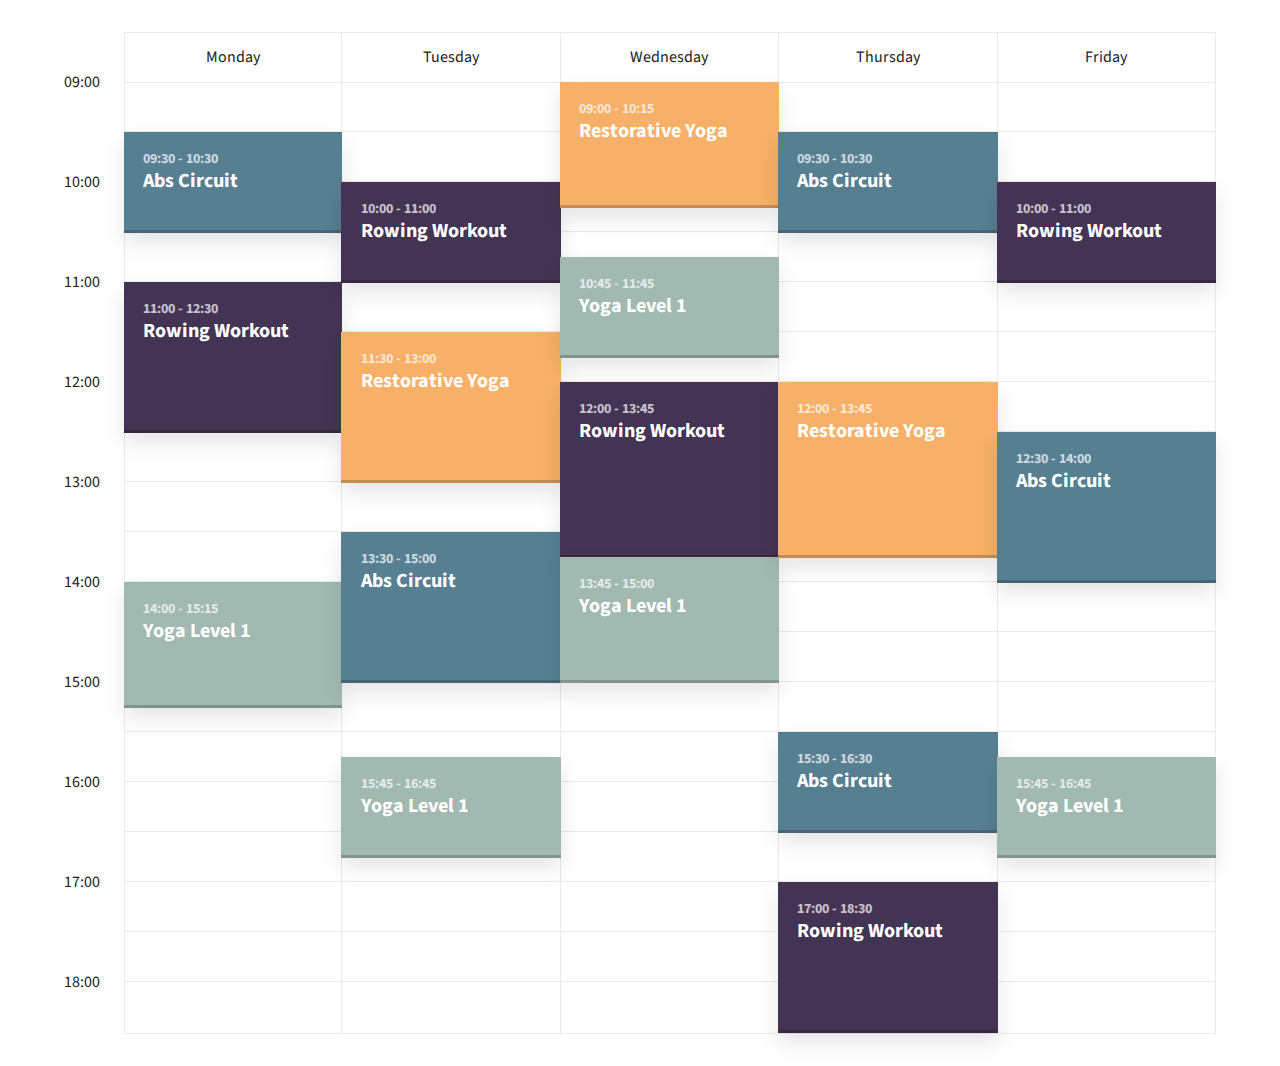
<file: schedule-template/schedule-template/index.html>
<!doctype html>
<html lang="en" class="no-js">
<head>
	<meta charset="UTF-8">
	<meta name="viewport" content="width=device-width, initial-scale=1">

	<link href="https://fonts.googleapis.com/css?family=Source+Sans+Pro:400,600" rel="stylesheet">
	<link rel="stylesheet" href="css/reset.css"> <!-- CSS reset -->
	<link rel="stylesheet" href="css/style.css"> <!-- Resource style -->
  	
	<title>Schedule Template | CodyHouse</title>
</head>
<body>
<div class="cd-schedule loading">
	<div class="timeline">
		<ul>
			<li><span>09:00</span></li>
			<li><span>09:30</span></li>
			<li><span>10:00</span></li>
			<li><span>10:30</span></li>
			<li><span>11:00</span></li>
			<li><span>11:30</span></li>
			<li><span>12:00</span></li>
			<li><span>12:30</span></li>
			<li><span>13:00</span></li>
			<li><span>13:30</span></li>
			<li><span>14:00</span></li>
			<li><span>14:30</span></li>
			<li><span>15:00</span></li>
			<li><span>15:30</span></li>
			<li><span>16:00</span></li>
			<li><span>16:30</span></li>
			<li><span>17:00</span></li>
			<li><span>17:30</span></li>
			<li><span>18:00</span></li>
		</ul>
	</div> <!-- .timeline -->

	<div class="events">
		<ul>
			<li class="events-group">
				<div class="top-info"><span>Monday</span></div>

				<ul>
					<li class="single-event" data-start="09:30" data-end="10:30" data-content="event-abs-circuit" data-event="event-1">
						<a href="#0">
							<em class="event-name">Abs Circuit</em>
						</a>
					</li>

					<li class="single-event" data-start="11:00" data-end="12:30" data-content="event-rowing-workout" data-event="event-2">
						<a href="#0">
							<em class="event-name">Rowing Workout</em>
						</a>
					</li>

					<li class="single-event" data-start="14:00" data-end="15:15"  data-content="event-yoga-1" data-event="event-3">
						<a href="#0">
							<em class="event-name">Yoga Level 1</em>
						</a>
					</li>
				</ul>
			</li>

			<li class="events-group">
				<div class="top-info"><span>Tuesday</span></div>

				<ul>
					<li class="single-event" data-start="10:00" data-end="11:00"  data-content="event-rowing-workout" data-event="event-2">
						<a href="#0">
							<em class="event-name">Rowing Workout</em>
						</a>
					</li>

					<li class="single-event" data-start="11:30" data-end="13:00"  data-content="event-restorative-yoga" data-event="event-4">
						<a href="#0">
							<em class="event-name">Restorative Yoga</em>
						</a>
					</li>

					<li class="single-event" data-start="13:30" data-end="15:00" data-content="event-abs-circuit" data-event="event-1">
						<a href="#0">
							<em class="event-name">Abs Circuit</em>
						</a>
					</li>

					<li class="single-event" data-start="15:45" data-end="16:45"  data-content="event-yoga-1" data-event="event-3">
						<a href="#0">
							<em class="event-name">Yoga Level 1</em>
						</a>
					</li>
				</ul>
			</li>

			<li class="events-group">
				<div class="top-info"><span>Wednesday</span></div>

				<ul>
					<li class="single-event" data-start="09:00" data-end="10:15" data-content="event-restorative-yoga" data-event="event-4">
						<a href="#0">
							<em class="event-name">Restorative Yoga</em>
						</a>
					</li>

					<li class="single-event" data-start="10:45" data-end="11:45" data-content="event-yoga-1" data-event="event-3">
						<a href="#0">
							<em class="event-name">Yoga Level 1</em>
						</a>
					</li>

					<li class="single-event" data-start="12:00" data-end="13:45"  data-content="event-rowing-workout" data-event="event-2">
						<a href="#0">
							<em class="event-name">Rowing Workout</em>
						</a>
					</li>

					<li class="single-event" data-start="13:45" data-end="15:00" data-content="event-yoga-1" data-event="event-3">
						<a href="#0">
							<em class="event-name">Yoga Level 1</em>
						</a>
					</li>
				</ul>
			</li>

			<li class="events-group">
				<div class="top-info"><span>Thursday</span></div>

				<ul>
					<li class="single-event" data-start="09:30" data-end="10:30" data-content="event-abs-circuit" data-event="event-1">
						<a href="#0">
							<em class="event-name">Abs Circuit</em>
						</a>
					</li>

					<li class="single-event" data-start="12:00" data-end="13:45" data-content="event-restorative-yoga" data-event="event-4">
						<a href="#0">
							<em class="event-name">Restorative Yoga</em>
						</a>
					</li>

					<li class="single-event" data-start="15:30" data-end="16:30" data-content="event-abs-circuit" data-event="event-1">
						<a href="#0">
							<em class="event-name">Abs Circuit</em>
						</a>
					</li>

					<li class="single-event" data-start="17:00" data-end="18:30"  data-content="event-rowing-workout" data-event="event-2">
						<a href="#0">
							<em class="event-name">Rowing Workout</em>
						</a>
					</li>
				</ul>
			</li>

			<li class="events-group">
				<div class="top-info"><span>Friday</span></div>

				<ul>
					<li class="single-event" data-start="10:00" data-end="11:00"  data-content="event-rowing-workout" data-event="event-2">
						<a href="#0">
							<em class="event-name">Rowing Workout</em>
						</a>
					</li>

					<li class="single-event" data-start="12:30" data-end="14:00" data-content="event-abs-circuit" data-event="event-1">
						<a href="#0">
							<em class="event-name">Abs Circuit</em>
						</a>
					</li>

					<li class="single-event" data-start="15:45" data-end="16:45"  data-content="event-yoga-1" data-event="event-3">
						<a href="#0">
							<em class="event-name">Yoga Level 1</em>
						</a>
					</li>
				</ul>
			</li>
		</ul>
	</div>

	<div class="event-modal">
		<header class="header">
			<div class="content">
				<span class="event-date"></span>
				<h3 class="event-name"></h3>
			</div>

			<div class="header-bg"></div>
		</header>

		<div class="body">
			<div class="event-info"></div>
			<div class="body-bg"></div>
		</div>

		<a href="#0" class="close">Close</a>
	</div>

	<div class="cover-layer"></div>
</div> <!-- .cd-schedule -->
<script src="js/modernizr.js"></script>
<script src="https://ajax.googleapis.com/ajax/libs/jquery/3.0.0/jquery.min.js"></script>
<script>
	if( !window.jQuery ) document.write('<script src="js/jquery-3.0.0.min.js"><\/script>');
</script>
<script src="js/main.js"></script> <!-- Resource jQuery -->
</body>
</html>
</file>
<file: schedule-template/schedule-template/css/style.css>
/* -------------------------------- 

Primary style

-------------------------------- */
*, *::after, *::before {
  box-sizing: border-box;
}

html {
  font-size: 62.5%;
}

body {
  font-size: 1.6rem;
  font-family: "Source Sans Pro", sans-serif;
  color: #222222;
  background-color: white;
}

a {
  color: #A2B9B2;
  text-decoration: none;
}

/* -------------------------------- 

Main Components 

-------------------------------- */
.cd-schedule {
  position: relative;
  margin: 2em 0;
}

.cd-schedule::before {
  /* never visible - this is used in js to check the current MQ */
  content: 'mobile';
  display: none;
}

@media only screen and (min-width: 800px) {
  .cd-schedule {
    width: 90%;
    max-width: 1400px;
    margin: 2em auto;
  }
  .cd-schedule::after {
    clear: both;
    content: "";
    display: block;
  }
  .cd-schedule::before {
    content: 'desktop';
  }
}

.cd-schedule .timeline {
  display: none;
}

@media only screen and (min-width: 800px) {
  .cd-schedule .timeline {
    display: block;
    position: absolute;
    top: 0;
    left: 0;
    height: 100%;
    width: 100%;
    padding-top: 50px;
  }
  .cd-schedule .timeline li {
    position: relative;
    height: 50px;
  }
  .cd-schedule .timeline li::after {
    /* this is used to create the table horizontal lines */
    content: '';
    position: absolute;
    bottom: 0;
    left: 0;
    width: 100%;
    height: 1px;
    background: #EAEAEA;
  }
  .cd-schedule .timeline li:last-of-type::after {
    display: none;
  }
  .cd-schedule .timeline li span {
    display: none;
  }
}

@media only screen and (min-width: 1000px) {
  .cd-schedule .timeline li::after {
    width: calc(100% - 60px);
    left: 60px;
  }
  .cd-schedule .timeline li span {
    display: inline-block;
    -webkit-transform: translateY(-50%);
        -ms-transform: translateY(-50%);
            transform: translateY(-50%);
  }
  .cd-schedule .timeline li:nth-of-type(2n) span {
    display: none;
  }
}

.cd-schedule .events {
  position: relative;
  z-index: 1;
}

.cd-schedule .events .events-group {
  margin-bottom: 30px;
}

.cd-schedule .events .top-info {
  width: 100%;
  padding: 0 5%;
}

.cd-schedule .events .top-info > span {
  display: inline-block;
  line-height: 1.2;
  margin-bottom: 10px;
  font-weight: bold;
}

.cd-schedule .events .events-group > ul {
  position: relative;
  padding: 0 5%;
  /* force its children to stay on one line */
  display: -webkit-box;
  display: -ms-flexbox;
  display: flex;
  overflow-x: scroll;
  -webkit-overflow-scrolling: touch;
}

.cd-schedule .events .events-group > ul::after {
  /* never visible - used to add a right padding to .events-group > ul */
  display: inline-block;
  content: '-';
  width: 1px;
  height: 100%;
  opacity: 0;
  color: transparent;
}

.cd-schedule .events .single-event {
  /* force them to stay on one line */
  -ms-flex-negative: 0;
      flex-shrink: 0;
  float: left;
  height: 150px;
  width: 70%;
  max-width: 300px;
  box-shadow: inset 0 -3px 0 rgba(0, 0, 0, 0.2);
  margin-right: 20px;
  -webkit-transition: opacity .2s, background .2s;
  transition: opacity .2s, background .2s;
}

.cd-schedule .events .single-event:last-of-type {
  margin-right: 5%;
}

.cd-schedule .events .single-event a {
  display: block;
  height: 100%;
  padding: .8em;
}

@media only screen and (min-width: 550px) {
  .cd-schedule .events .single-event {
    width: 40%;
  }
}

@media only screen and (min-width: 800px) {
  .cd-schedule .events {
    float: left;
    width: 100%;
  }
  .cd-schedule .events .events-group {
    width: 20%;
    float: left;
    border: 1px solid #EAEAEA;
    /* reset style */
    margin-bottom: 0;
  }
  .cd-schedule .events .events-group:not(:first-of-type) {
    border-left-width: 0;
  }
  .cd-schedule .events .top-info {
    /* vertically center its content */
    display: table;
    height: 50px;
    border-bottom: 1px solid #EAEAEA;
    /* reset style */
    padding: 0;
  }
  .cd-schedule .events .top-info > span {
    /* vertically center inside its parent */
    display: table-cell;
    vertical-align: middle;
    padding: 0 .5em;
    text-align: center;
    /* reset style */
    font-weight: normal;
    margin-bottom: 0;
  }
  .cd-schedule .events .events-group > ul {
    height: 950px;
    /* reset style */
    display: block;
    overflow: visible;
    padding: 0;
  }
  .cd-schedule .events .events-group > ul::after {
    clear: both;
    content: "";
    display: block;
  }
  .cd-schedule .events .events-group > ul::after {
    /* reset style */
    display: none;
  }
  .cd-schedule .events .single-event {
    position: absolute;
    z-index: 3;
    /* top position and height will be set using js */
    width: calc(100% + 2px);
    left: -1px;
    box-shadow: 0 10px 20px rgba(0, 0, 0, 0.1), inset 0 -3px 0 rgba(0, 0, 0, 0.2);
    /* reset style */
    -ms-flex-negative: 1;
        flex-shrink: 1;
    height: auto;
    max-width: none;
    margin-right: 0;
  }
  .cd-schedule .events .single-event a {
    padding: 1.2em;
  }
  .cd-schedule .events .single-event:last-of-type {
    /* reset style */
    margin-right: 0;
  }
  .cd-schedule .events .single-event.selected-event {
    /* the .selected-event class is added when an user select the event */
    visibility: hidden;
  }
}

@media only screen and (min-width: 1000px) {
  .cd-schedule .events {
    /* 60px is the .timeline element width */
    width: calc(100% - 60px);
    margin-left: 60px;
  }
}

.cd-schedule.loading .events .single-event {
  /* the class .loading is added by default to the .cd-schedule element
	   it is removed as soon as the single events are placed in the schedule plan (using javascript) */
  opacity: 0;
}

.cd-schedule .event-name,
.cd-schedule .event-date {
  display: block;
  color: white;
  font-weight: bold;
  -webkit-font-smoothing: antialiased;
  -moz-osx-font-smoothing: grayscale;
}

.cd-schedule .event-name {
  font-size: 2.4rem;
}

@media only screen and (min-width: 800px) {
  .cd-schedule .event-name {
    font-size: 2rem;
  }
}

.cd-schedule .event-date {
  /* they are not included in the the HTML but added using JavScript */
  font-size: 1.4rem;
  opacity: .7;
  line-height: 1.2;
  margin-bottom: .2em;
}

.cd-schedule .single-event[data-event="event-1"],
.cd-schedule [data-event="event-1"] .header-bg {
  /* this is used to set a background color for the event and the modal window */
  background: #577F92;
}

.cd-schedule .single-event[data-event="event-1"]:hover {
  background: #618da1;
}

.cd-schedule .single-event[data-event="event-2"],
.cd-schedule [data-event="event-2"] .header-bg {
  background: #443453;
}

.cd-schedule .single-event[data-event="event-2"]:hover {
  background: #513e63;
}

.cd-schedule .single-event[data-event="event-3"],
.cd-schedule [data-event="event-3"] .header-bg {
  background: #A2B9B2;
}

.cd-schedule .single-event[data-event="event-3"]:hover {
  background: #b1c4be;
}

.cd-schedule .single-event[data-event="event-4"],
.cd-schedule [data-event="event-4"] .header-bg {
  background: #f6b067;
}

.cd-schedule .single-event[data-event="event-4"]:hover {
  background: #f7bd7f;
}

.cd-schedule .event-modal {
  position: fixed;
  z-index: 3;
  top: 0;
  right: 0;
  height: 100%;
  width: 100%;
  visibility: hidden;
  /* Force Hardware acceleration */
  -webkit-transform: translateZ(0);
          transform: translateZ(0);
  -webkit-transform: translateX(100%);
      -ms-transform: translateX(100%);
          transform: translateX(100%);
  -webkit-transition: visibility .4s, -webkit-transform .4s;
  transition: visibility .4s, -webkit-transform .4s;
  transition: transform .4s, visibility .4s;
  transition: transform .4s, visibility .4s, -webkit-transform .4s;
  -webkit-transition-timing-function: cubic-bezier(0.5, 0, 0.1, 1);
          transition-timing-function: cubic-bezier(0.5, 0, 0.1, 1);
}

.cd-schedule .event-modal .header {
  position: relative;
  height: 70px;
  /* vertically center its content */
  display: table;
  width: 100%;
}

.cd-schedule .event-modal .header .content {
  position: relative;
  z-index: 3;
  /* vertically center inside its parent */
  display: table-cell;
  vertical-align: middle;
  padding: .6em 5%;
}

.cd-schedule .event-modal .body {
  position: relative;
  width: 100%;
  /* 70px is the .header height */
  height: calc(100% - 70px);
}

.cd-schedule .event-modal .event-info {
  position: relative;
  z-index: 2;
  line-height: 1.4;
  height: 100%;
  overflow: hidden;
}

.cd-schedule .event-modal .event-info > div {
  overflow: auto;
  height: 100%;
  padding: 1.4em 5%;
}

.cd-schedule .event-modal .header-bg, .cd-schedule .event-modal .body-bg {
  /* these are the morphing backgrounds - visible on desktop only */
  position: absolute;
  top: 0;
  left: 0;
  height: 100%;
  width: 100%;
}

.cd-schedule .event-modal .body-bg {
  z-index: 1;
  background: white;
  -webkit-transform-origin: top left;
      -ms-transform-origin: top left;
          transform-origin: top left;
}

.cd-schedule .event-modal .header-bg {
  z-index: 2;
  -webkit-transform-origin: top center;
      -ms-transform-origin: top center;
          transform-origin: top center;
}

.cd-schedule .event-modal .close {
  /* this is the 'X' icon */
  position: absolute;
  top: 0;
  right: 0;
  z-index: 3;
  background: rgba(0, 0, 0, 0.1);
  /* replace text with icon */
  color: transparent;
  white-space: nowrap;
  text-indent: 100%;
  height: 70px;
  width: 70px;
}

.cd-schedule .event-modal .close::before, .cd-schedule .event-modal .close::after {
  /* these are the two lines of the 'X' icon */
  content: '';
  position: absolute;
  top: 50%;
  left: 50%;
  width: 2px;
  height: 22px;
  background: white;
  -webkit-backface-visibility: hidden;
  backface-visibility: hidden;
}

.cd-schedule .event-modal .close::before {
  -webkit-transform: translateX(-50%) translateY(-50%) rotate(45deg);
      -ms-transform: translateX(-50%) translateY(-50%) rotate(45deg);
          transform: translateX(-50%) translateY(-50%) rotate(45deg);
}

.cd-schedule .event-modal .close::after {
  -webkit-transform: translateX(-50%) translateY(-50%) rotate(-45deg);
      -ms-transform: translateX(-50%) translateY(-50%) rotate(-45deg);
          transform: translateX(-50%) translateY(-50%) rotate(-45deg);
}

.cd-schedule .event-modal .event-date {
  display: none;
}

.cd-schedule .event-modal.no-transition {
  -webkit-transition: none;
  transition: none;
}

.cd-schedule .event-modal.no-transition .header-bg, .cd-schedule .event-modal.no-transition .body-bg {
  -webkit-transition: none;
  transition: none;
}

@media only screen and (min-width: 800px) {
  .cd-schedule .event-modal {
    /* reset style */
    right: auto;
    width: auto;
    height: auto;
    -webkit-transform: translateX(0);
        -ms-transform: translateX(0);
            transform: translateX(0);
    will-change: transform, width, height;
    -webkit-transition: height .4s, width .4s, visibility .4s, -webkit-transform .4s;
    transition: height .4s, width .4s, visibility .4s, -webkit-transform .4s;
    transition: height .4s, width .4s, transform .4s, visibility .4s;
    transition: height .4s, width .4s, transform .4s, visibility .4s, -webkit-transform .4s;
    -webkit-transition-timing-function: cubic-bezier(0.5, 0, 0.1, 1);
            transition-timing-function: cubic-bezier(0.5, 0, 0.1, 1);
  }
  .cd-schedule .event-modal .header {
    position: absolute;
    display: block;
    top: 0;
    left: 0;
    height: 100%;
  }
  .cd-schedule .event-modal .header .content {
    /* reset style */
    display: block;
    padding: .8em;
  }
  .cd-schedule .event-modal .event-info > div {
    padding: 2em 3em 2em 2em;
  }
  .cd-schedule .event-modal .body {
    height: 100%;
    width: auto;
  }
  .cd-schedule .event-modal .header-bg, .cd-schedule .event-modal .body-bg {
    /* Force Hardware acceleration */
    -webkit-transform: translateZ(0);
            transform: translateZ(0);
    will-change: transform;
    -webkit-backface-visibility: hidden;
            backface-visibility: hidden;
  }
  .cd-schedule .event-modal .header-bg {
    -webkit-transition: -webkit-transform .4s;
    transition: -webkit-transform .4s;
    transition: transform .4s;
    transition: transform .4s, -webkit-transform .4s;
    -webkit-transition-timing-function: cubic-bezier(0.5, 0, 0.1, 1);
            transition-timing-function: cubic-bezier(0.5, 0, 0.1, 1);
  }
  .cd-schedule .event-modal .body-bg {
    opacity: 0;
    -webkit-transform: none;
        -ms-transform: none;
            transform: none;
  }
  .cd-schedule .event-modal .event-date {
    display: block;
  }
  .cd-schedule .event-modal .close, .cd-schedule .event-modal .event-info {
    opacity: 0;
  }
  .cd-schedule .event-modal .close {
    width: 40px;
    height: 40px;
    background: transparent;
  }
  .cd-schedule .event-modal .close::after, .cd-schedule .event-modal .close::before {
    background: #222222;
    height: 16px;
  }
}

@media only screen and (min-width: 1000px) {
  .cd-schedule .event-modal .header .content {
    padding: 1.2em;
  }
}

.cd-schedule.modal-is-open .event-modal {
  /* .modal-is-open class is added as soon as an event is selected */
  -webkit-transform: translateX(0);
      -ms-transform: translateX(0);
          transform: translateX(0);
  visibility: visible;
}

.cd-schedule.modal-is-open .event-modal .event-info > div {
  /* smooth scroll on iOS touch devices */
  -webkit-overflow-scrolling: touch;
}

@media only screen and (min-width: 800px) {
  .cd-schedule.animation-completed .event-modal .close,
  .cd-schedule.content-loaded.animation-completed .event-modal .event-info {
    /* 	the .animation-completed class is added when the modal animation is completed
			the .content-loaded class is added when the modal content has been loaded (using ajax) */
    opacity: 1;
    -webkit-transition: opacity .2s;
    transition: opacity .2s;
  }
  .cd-schedule.modal-is-open .body-bg {
    opacity: 1;
    -webkit-transition: -webkit-transform .4s;
    transition: -webkit-transform .4s;
    transition: transform .4s;
    transition: transform .4s, -webkit-transform .4s;
    -webkit-transition-timing-function: cubic-bezier(0.5, 0, 0.1, 1);
            transition-timing-function: cubic-bezier(0.5, 0, 0.1, 1);
  }
}

.cd-schedule .cover-layer {
  /* layer between the content and the modal window */
  position: fixed;
  z-index: 2;
  top: 0;
  left: 0;
  height: 100%;
  width: 100%;
  background: rgba(0, 0, 0, 0.8);
  opacity: 0;
  visibility: hidden;
  -webkit-transition: opacity .4s, visibility .4s;
  transition: opacity .4s, visibility .4s;
}

.cd-schedule.modal-is-open .cover-layer {
  opacity: 1;
  visibility: visible;
}
</file>
